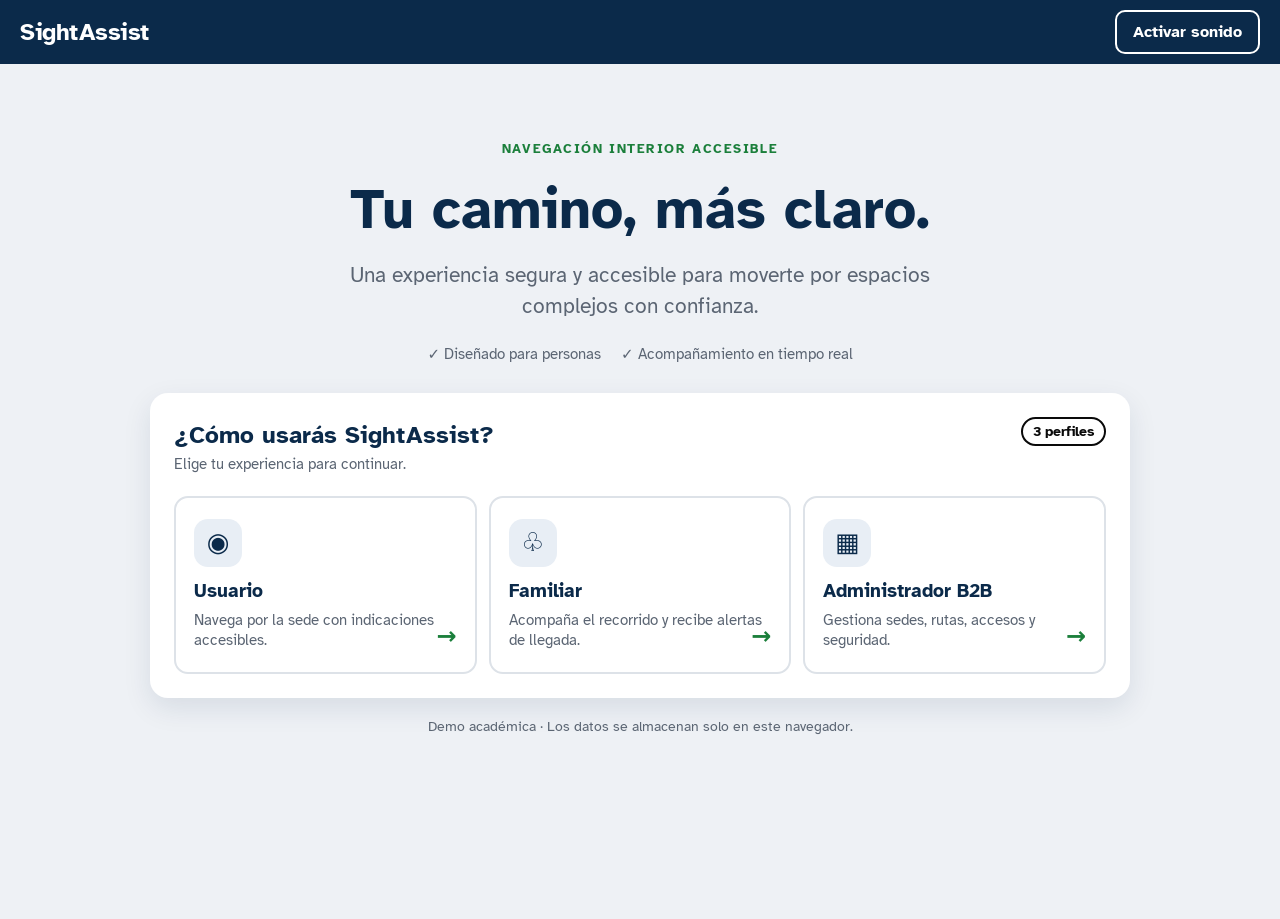
<file: index.html>
<!doctype html>
<html lang="es">
<head>
  <meta charset="utf-8">
  <meta name="viewport" content="width=device-width, initial-scale=1">
  <title>SightAssist · Demo</title>
  <meta name="description" content="Navegación indoor accesible para personas con discapacidad visual, con panel B2B y app para familiares.">
  <link rel="icon" href="favicon.ico" sizes="any">
  <link rel="preconnect" href="https://fonts.googleapis.com">
  <link rel="preconnect" href="https://fonts.gstatic.com" crossorigin>
  <link rel="stylesheet" href="https://fonts.googleapis.com/css2?family=Atkinson+Hyperlegible:wght@400;700&display=swap">
  <link rel="stylesheet" href="css/styles.css">
</head>
<body data-modulo="login">
  <a class="skip" href="#main">Saltar al contenido</a>
  <header class="top">
    <strong class="brand">SightAssist</strong>
    <button id="snd" type="button" aria-pressed="false">Activar sonido</button>
  </header>
  <div class="shell solo">
    <main id="main" tabindex="-1"></main>
  </div>
  <p id="live" class="sr" aria-live="polite"></p>
  <p id="chip" class="chip" role="status" hidden></p>
  <noscript><p class="card">Esta demostración necesita JavaScript.</p></noscript>
  <script type="module" src="js/main.js"></script>
</body>
</html>
</file>
<file: css/styles.css>
/* Tokens del sistema de diseño SightAssist (WCAG 2.2 AA) */
:root {
  --azul: #0B2A4A; --amarillo: #FFC400; --blanco: #FFFFFF; --niebla: #F2F4F7;
  --negro: #0A0A0A; --pizarra: #5B6573; --verde: #1B7F3B; --rojo: #C62828;
  --fuente: "Atkinson Hyperlegible", system-ui, sans-serif;
}
* { box-sizing: border-box; }
body { margin: 0; font: 18px/1.5 var(--fuente); color: var(--negro); background: #EEF1F5; }
[hidden] { display: none !important; }
:focus-visible { outline: 4px solid var(--amarillo); outline-offset: 2px; }
.sr { position: absolute; width: 1px; height: 1px; overflow: hidden; clip: rect(0 0 0 0); }
.skip { position: absolute; left: -999px; }
.skip:focus { left: 8px; top: 8px; z-index: 9; padding: 8px 16px; background: var(--amarillo); }

/* Cabecera y navegación */
.top { display: flex; flex-wrap: wrap; align-items: center; gap: 12px; min-height: 64px; padding: 8px 20px; background: var(--azul); color: var(--blanco); }
.brand { margin-right: auto; font-size: 24px; letter-spacing: -.02em; }
.top button { min-height: 44px; border-radius: 10px; font-size: 16px; }
.shell { display: grid; grid-template-columns: 248px 1fr; min-height: calc(100vh - 64px); }
#menu { display: flex; flex-direction: column; gap: 6px; padding: 20px 16px; background: var(--azul); border-right: 1px solid rgba(255,255,255,.12); }
.menu-brand { margin: 0 4px 8px; padding-bottom: 16px; border-bottom: 2px solid var(--amarillo); color: var(--blanco); font-size: 20px; font-weight: 700; }
.menu-brand span { color: var(--amarillo); }
#menu a { display: flex; align-items: center; min-height: 48px; padding: 10px 12px; border-radius: 10px; color: var(--blanco); text-decoration: none; }
#menu a[aria-current="page"] { background: var(--amarillo); color: var(--azul); font-weight: 700; }
.menu-icon { display: inline-grid; place-items: center; width: 24px; margin-right: 8px; font-size: 19px; line-height: 1; }
.mobile-more { display: none; }
main { padding: 32px; outline: 0; }
.panel { max-width: 1120px; margin: 0 auto; }
body[data-modulo="login"] main { max-width: 1080px; margin: 0 auto; padding-top: 48px; }
body[data-modulo="login"] .panel { max-width: 1000px; }

/* Componentes */
button, .btn, input, select { min-height: 48px; border-radius: 10px; font: inherit; }
button, .btn { display: inline-flex; align-items: center; justify-content: center; padding: 0 16px; border: 2px solid var(--azul); background: var(--blanco); color: var(--azul); font-weight: 700; text-decoration: none; cursor: pointer; }
.p { background: var(--azul); color: var(--blanco); }
.y, [aria-pressed="true"], [aria-checked="true"], .top [aria-current="true"] { background: var(--amarillo); border-color: var(--amarillo); color: var(--azul); }
.r { background: var(--rojo); border-color: var(--rojo); color: var(--blanco); }
.top button { border-color: var(--blanco); background: transparent; color: var(--blanco); }
[aria-disabled="true"] { opacity: .55; cursor: not-allowed; }
input, select { width: 100%; padding: 0 12px; border: 2px solid var(--pizarra); background: var(--blanco); }
input.good { border-color: var(--verde); } input.bad { border-color: var(--rojo); }
fieldset { margin: 12px 0; border: 1px solid #D5DAE2; border-radius: 10px; }
fieldset label { display: flex; align-items: center; gap: 8px; min-height: 48px; margin: 0; }
input[type="radio"] { width: 24px; min-height: 24px; }
label { display: block; margin: 12px 0 4px; font-weight: 700; }
h1 { margin: 0 0 16px; font-size: 32px; color: var(--azul); }
h2 { font-size: 24px; color: var(--azul); }
.card { margin-bottom: 16px; padding: 20px; border: 1px solid #DDE2E8; border-radius: 14px; background: var(--blanco); box-shadow: 0 2px 8px rgba(11,42,74,.06); }
.card h2 { margin-top: 0; }
.cols4 .card h2 { font-size: 18px; }
.cols { display: grid; gap: 16px; }
.ok { color: var(--verde); } .err { color: var(--rojo); font-weight: 700; } .warn { color: #7A5D00; font-weight: 700; }
.hint { margin: 8px 0; color: var(--pizarra); font-size: 15px; }
.auth-code { display: flex; gap: 8px; margin: 8px 0 12px; }
.auth-digit { width: 48px; padding: 0; border-color: var(--azul); font-size: 26px; font-weight: 700; text-align: center; }
.btn-secondary { width: 100%; margin-top: 8px; }
.badge { display: inline-block; padding: 2px 10px; border: 2px solid currentColor; border-radius: 99px; font-size: 14px; font-weight: 700; }
.stat { margin: 0; font-size: 32px; font-weight: 700; color: var(--azul); }
.metric-heading, .section-heading { display: flex; align-items: flex-start; justify-content: space-between; gap: 12px; }
.metric-heading > span { display: grid; place-items: center; width: 32px; height: 32px; border-radius: 10px; background: #E8EEF5; color: var(--azul); font-size: 20px; }
.metric-heading h2 { flex: 1; margin: 2px 0 0; }
.section-heading h2 { margin-bottom: 4px; }
.section-subtitle { margin: 0; color: var(--pizarra); font-size: 15px; }
.map-legend { display: flex; flex-wrap: wrap; gap: 12px; margin-top: 12px; color: var(--pizarra); font-size: 14px; }
.map-legend span { display: inline-flex; align-items: center; gap: 5px; }
.legend-dot { display: inline-block; width: 10px; height: 10px; border-radius: 50%; background: currentColor; }
.legend-dot.ok { color: var(--verde); } .legend-dot.warn { color: #B08400; } .legend-dot.err { color: var(--rojo); }
.bar { height: 12px; overflow: hidden; border-radius: 6px; background: #D5DAE2; }
.bar i { display: block; width: 0; height: 100%; background: var(--azul); transition: width 1.5s linear; }
.chip { position: fixed; right: 16px; bottom: 16px; z-index: 5; padding: 8px 16px; border: 2px solid var(--amarillo); border-radius: 99px; background: var(--azul); color: var(--blanco); }

/* Pantallas a color completo (módulos B y C) */
.full { display: grid; gap: 16px; place-content: center; min-height: 60vh; margin-bottom: 16px; padding: 32px; border: 1px solid rgba(255,255,255,.08); border-radius: 16px; background: var(--azul); color: var(--blanco); box-shadow: 0 8px 20px rgba(11,42,74,.12); text-align: center; }
.full h1 { color: var(--blanco); }
.verde { background: var(--verde); } .rojo { background: var(--rojo); }
.big { margin: 0; font-size: 64px; font-weight: 700; }
.dir { display: grid; place-content: center; width: 160px; height: 160px; margin: 0 auto; border-radius: 50%; background: var(--amarillo); color: var(--azul); font-size: 80px; }
.mic { min-height: 96px; font-size: 24px; }
body[data-modulo="b"] .full#nv { max-width: 720px; margin-inline: auto; padding: 40px 24px; }
body[data-modulo="b"] #nv > p:first-child { margin: 0; color: #DCE8F5; font-size: 20px; font-weight: 700; }
body[data-modulo="b"] #nv #dist { color: var(--amarillo); font-size: 64px; line-height: 1; }
body[data-modulo="b"] #nv #ins { max-width: 560px; margin: 0 auto; font-size: 24px; font-weight: 700; }
body[data-modulo="b"] #nv .badge { background: rgba(255,255,255,.08); }
body[data-modulo="b"] #nv #sos { width: min(100%, 420px); margin: 8px auto 0; }
body[data-modulo="b"] #nv + details { max-width: 720px; margin-inline: auto; }
body[data-modulo="b"] .mic { box-shadow: 0 8px 0 rgba(0,0,0,.12); }

/* Responsive: tablet y escritorio */
@media (min-width: 1024px) { .cols { grid-template-columns: 1fr 1fr; } }
@media (max-width: 767px) {
  .shell { grid-template-columns: 1fr; padding-bottom: 72px; }
  #menu { position: fixed; inset: auto 0 0; z-index: 4; flex-direction: row; justify-content: space-around; align-items: stretch; padding: 8px; box-shadow: 0 -4px 16px rgba(11,42,74,.14); }
  .menu-brand { display: none; }
  #menu a { flex: 1 1 0; flex-direction: column; justify-content: center; gap: 2px; min-width: 64px; padding: 4px 6px; font-size: 12px; text-align: center; }
  #menu a:not(.mobile-primary):not([aria-current="page"]) { display: none; }
  #menu a[aria-current="page"]:not(.mobile-primary) { display: flex; }
  #menu .menu-icon { width: auto; margin: 0; font-size: 18px; }
  .mobile-more { display: inline-flex; flex: 0 0 64px; flex-direction: column; align-items: center; justify-content: center; gap: 2px; min-height: 48px; padding: 4px; border: 0; border-radius: 10px; background: transparent; color: var(--blanco); font-size: 12px; }
  .mobile-more span:first-child { font-size: 18px; line-height: 1; }
  #menu.menu-open { display: grid; grid-template-columns: repeat(2, minmax(0, 1fr)); max-height: min(72vh, 560px); overflow-y: auto; justify-content: initial; padding: 12px; }
  #menu.menu-open a, #menu.menu-open a:not(.mobile-primary):not([aria-current="page"]) { display: flex; flex-direction: row; justify-content: flex-start; min-height: 48px; padding: 10px 12px; text-align: left; }
  #menu.menu-open .mobile-more { position: sticky; right: 0; bottom: 0; grid-column: 1 / -1; order: 99; flex-direction: row; justify-content: center; background: var(--azul); }
  main, body[data-modulo="login"] main { padding: 20px 16px 32px; }
}
@media (prefers-reduced-motion: reduce) { * { transition: none !important; } }

/* Acceso por segmento y menú por rol */
#menu[hidden] { display: none; }
.shell.solo { grid-template-columns: 1fr; padding-bottom: 0; }
.role { margin: 0 0 8px; padding-bottom: 8px; border-bottom: 2px solid var(--amarillo); color: var(--blanco); font-weight: 700; }

/* Panel B2B (módulo A) */
.bar-top { display: flex; flex-wrap: wrap; justify-content: space-between; align-items: baseline; gap: 8px 16px; margin-bottom: 8px; }
.bar-top p { margin: 0; color: var(--pizarra); }
.cols4 { display: grid; gap: 16px; margin-bottom: 16px; }
.plano { position: relative; margin: 12px 0 0; padding: 12px; border-radius: 12px; background: var(--niebla); }
.plano figcaption { margin-bottom: 8px; font-weight: 700; color: var(--azul); }
.salas { display: grid; grid-template-columns: repeat(3, 1fr); gap: 8px; }
.salas span { min-height: 72px; padding: 4px 8px; border: 2px solid var(--pizarra); border-radius: 8px; background: var(--blanco); font-size: 14px; }
.nodos { display: flex; flex-wrap: wrap; justify-content: space-around; gap: 8px; margin: 16px 0 0; padding: 0; list-style: none; }
.nodos li { padding: 4px 10px; border: 2px solid currentColor; border-radius: 99px; background: var(--blanco); font-weight: 700; }
.nodos .ok { color: var(--verde); } .nodos .warn { color: #7A5D00; } .nodos .err { color: var(--rojo); }
.nodos .blq { background: repeating-linear-gradient(45deg, #fff, #fff 6px, #F5C2C2 6px, #F5C2C2 12px); }
.calor { position: absolute; inset: 40px 12px 52px; pointer-events: none; background: radial-gradient(circle at 25% 45%, rgba(198,40,40,.6), transparent 45%), radial-gradient(circle at 60% 55%, rgba(255,140,0,.55), transparent 40%), radial-gradient(circle at 88% 35%, rgba(30,100,200,.45), transparent 35%); }
.sosbar { margin: 0 0 16px; padding: 12px 16px; border-radius: 12px; background: var(--rojo); color: var(--blanco); font-weight: 700; animation: blink 1s steps(2, start) infinite; }
@keyframes blink { 50% { opacity: .65; } }
.est, .salud { padding: 0; list-style: none; }
.est li { padding: 8px 0; border-bottom: 1px solid var(--niebla); }
.salud li { display: grid; grid-template-columns: 56px 1fr auto; align-items: center; gap: 12px; padding: 6px 0; }
.kv { display: grid; grid-template-columns: 1fr auto; gap: 4px 16px; } .kv dd { margin: 0; font-weight: 700; }
.scroll { overflow-x: auto; } table { width: 100%; border-collapse: collapse; }
th, td { padding: 8px; border-bottom: 1px solid var(--niebla); text-align: left; }
.chk { display: flex; align-items: center; gap: 8px; min-height: 48px; font-weight: 400; }
input[type="checkbox"] { width: 24px; min-height: 24px; }
@media (min-width: 768px) { .cols4 { grid-template-columns: 1fr 1fr; } }
@media (min-width: 1024px) { .cols4 { grid-template-columns: repeat(4, 1fr); } }
@media (min-width: 768px) {
  body:not([data-modulo="login"]) .top .brand { display: none; }
  body:not([data-modulo="login"]) .top { justify-content: flex-end; }
}
@media (max-width: 767px) {
  #menu { justify-content: center; gap: 4px; overflow-x: visible; }
  #menu a { flex: 0 1 88px; max-width: 110px; padding: 4px 6px; }
  .role { display: none; }
}
@media (max-width: 390px) {
  #menu { justify-content: flex-start; gap: 0; overflow-x: auto; }
  #menu a { flex: 0 0 64px; max-width: none; }
}
@media (prefers-reduced-motion: reduce) { .sosbar { animation: none; } }

/* Módulos B y C (app móvil adaptada a desktop) */
.cols3 { display: grid; gap: 12px; margin-bottom: 16px; }
.dest, .msg { flex-direction: column; align-items: flex-start; gap: 2px; min-height: 72px; text-align: left; }
.dest small, .msg small { font-weight: 400; color: var(--pizarra); }
.mic { width: 200px; height: 200px; margin: 0 auto; border-radius: 50%; font-size: 72px; }
.mic2 { flex-direction: column; width: 100%; min-height: 96px; margin-bottom: 16px; font-size: 24px; }
.mic2 small { font-weight: 400; }
.voz { margin: 8px 0; padding: 8px 12px; border-radius: 12px; background: #E3EAF3; font-size: 16px; }
.aviso { margin-bottom: 12px; padding: 16px; border: 4px solid var(--azul); border-radius: 16px; background: var(--amarillo); color: var(--azul); }
.aviso h1 { margin: 0 0 4px; font-size: 28px; }
body[data-modulo="b"] .aviso { max-width: 720px; margin-inline: auto; box-shadow: 0 8px 18px rgba(11,42,74,.12); }
body[data-modulo="b"] .aviso::before { content: "⚠"; display: block; margin-bottom: 4px; font-size: 40px; line-height: 1; }
body[data-modulo="b"] .aviso + p { max-width: 720px; margin-inline: auto; }
body[data-modulo="b"] .aviso ~ .card { max-width: 720px; margin-inline: auto; }
body[data-modulo="b"] .aviso ~ .card .bar { height: 16px; border: 2px solid #D5DAE2; }
body[data-modulo="b"] .aviso ~ .card .bar i { background: var(--amarillo); }
body[data-modulo="b"] #ct, body[data-modulo="b"] #so { min-width: 180px; }
body[data-modulo="b"] .full.verde { max-width: 720px; margin-inline: auto; box-shadow: 0 8px 20px rgba(27,127,59,.2); }
body[data-modulo="b"] .full.verde .badge { background: rgba(255,255,255,.12); }
body[data-modulo="b"] .full.verde + form { max-width: 720px; margin-inline: auto; }
.est5 { border: 0; }
.est5 label { display: inline-flex; align-items: center; min-height: 48px; margin: 0; color: #8A94A3; font-size: 40px; cursor: pointer; }
.est5 label.on { color: var(--amarillo); text-shadow: 0 0 1px var(--azul); }
.est5 input { position: absolute; opacity: 0; }
.est5 label:has(input:focus-visible) { outline: 4px solid var(--amarillo); }
.code { display: flex; gap: 8px; }
.dg { width: 48px; padding: 0; font-size: 28px; font-weight: 700; text-align: center; }
.esq { display: flex; flex-wrap: wrap; gap: 8px; }
.esq span { flex: 1 1 80px; padding: 12px 8px; border: 2px solid var(--pizarra); border-radius: 8px; background: var(--niebla); text-align: center; }
.esq .ahora { border-color: var(--amarillo); background: var(--amarillo); color: var(--azul); font-weight: 700; }
.notif { padding: 16px; border-radius: 16px; background: var(--blanco); color: var(--negro); text-align: left; cursor: pointer; }
.notif h2 { margin: 4px 0; }
.msgs { display: grid; gap: 12px; margin-bottom: 16px; }
input[type="range"] { padding: 0; accent-color: var(--azul); }
fieldset.card { border: 0; }
details.card summary { min-height: 48px; font-weight: 700; cursor: pointer; }
.alert-setting { border-left: 6px solid var(--amarillo); }
.alert-setting .section-heading { align-items: center; }
.alert-setting h2 { margin: 0; }
.alert-options { display: flex; flex-wrap: wrap; gap: 8px; margin: 16px 0 8px; }
.alert-options button { min-width: 76px; }
.privacy-card { border-left: 6px solid var(--verde); }
.privacy-card h2 { margin: 0; }
.privacy-switch { width: 100%; margin: 16px 0 4px; }
.profile-hero { display: flex; align-items: center; gap: 18px; margin-bottom: 16px; padding: 24px; border-radius: 16px; background: linear-gradient(135deg, var(--azul), #174D7A); color: var(--blanco); box-shadow: 0 8px 20px rgba(11,42,74,.14); }
.profile-hero h2 { margin: 0 0 4px; color: var(--blanco); }
.profile-hero p:not(.eyebrow) { margin: 0 0 10px; color: #DCE8F5; }
.profile-hero .eyebrow { color: var(--amarillo); }
.avatar { display: grid; flex: 0 0 72px; place-items: center; width: 72px; height: 72px; border: 3px solid var(--amarillo); border-radius: 50%; background: rgba(255,255,255,.12); color: var(--amarillo); font-size: 34px; font-weight: 700; }
.profile-grid { display: grid; grid-template-columns: repeat(2, minmax(0, 1fr)); gap: 16px; }
.profile-grid .card { margin-bottom: 0; }
.profile-form { max-width: 720px; margin-top: 16px; }
.dashboard-welcome { margin-bottom: 20px; padding: 24px; border: 1px solid #DDE2E8; border-radius: 16px; background: var(--blanco); box-shadow: 0 4px 14px rgba(11,42,74,.06); }
.dashboard-welcome h1 { margin-bottom: 4px; }
.dashboard-welcome > p:not(.eyebrow) { margin: 0; color: var(--pizarra); }
.quick-stats { display: grid; grid-template-columns: repeat(3, minmax(0, 1fr)); gap: 12px; margin-top: 20px; }
.quick-stats span { display: grid; gap: 2px; min-width: 0; padding: 12px; border-radius: 10px; background: var(--niebla); }
.quick-stats strong { overflow: hidden; color: var(--azul); font-size: 20px; text-overflow: ellipsis; white-space: nowrap; }
.quick-stats small { color: var(--pizarra); }
@media (max-width: 480px) {
  .alert-setting .section-heading { align-items: flex-start; flex-direction: column; }
  .alert-options button { flex: 1 1 calc(50% - 8px); }
  .profile-hero { align-items: flex-start; flex-direction: column; }
  .profile-grid { grid-template-columns: 1fr; }
  .dashboard-welcome { padding: 18px; }
  .quick-stats { gap: 8px; }
  .quick-stats span { padding: 10px 8px; }
  .quick-stats strong { font-size: 16px; }
}
.auth-welcome { max-width: 760px; margin: 0 auto 28px; padding: 28px 8px 0; text-align: center; }
.eyebrow { margin: 0 0 8px; color: var(--verde); font-size: 13px; font-weight: 700; letter-spacing: .12em; }
.auth-welcome h1 { margin-bottom: 8px; font-size: clamp(36px, 6vw, 56px); }
.auth-lead { max-width: 600px; margin: 0 auto; color: var(--pizarra); font-size: 21px; }
.auth-trust { display: flex; flex-wrap: wrap; justify-content: center; gap: 8px 20px; margin-top: 20px; color: var(--pizarra); font-size: 15px; }
.role-picker { max-width: 980px; margin: 0 auto; padding: 24px; border-radius: 18px; background: var(--blanco); box-shadow: 0 10px 28px rgba(11,42,74,.1); }
.role-picker h2 { margin: 0; }
.role-grid { display: grid; grid-template-columns: repeat(3, minmax(0, 1fr)); gap: 12px; margin-top: 20px; }
.role-card { position: relative; display: flex; flex-direction: column; align-items: flex-start; gap: 10px; min-height: 178px; padding: 18px; border: 2px solid #DDE2E8; border-radius: 14px; background: var(--blanco); text-align: left; transition: border-color .2s, transform .2s, box-shadow .2s; }
.role-card > span { min-width: 0; }
.role-card:hover, .role-card.selected { border-color: var(--verde); box-shadow: 0 6px 16px rgba(27,127,59,.14); transform: translateY(-2px); }
.role-card.selected { background: #F3FAF5; }
.role-card > span:nth-child(2) { display: grid; gap: 5px; width: 100%; }
.role-card strong { color: var(--azul); font-size: 19px; }
.role-card small { color: var(--pizarra); font-weight: 400; line-height: 1.35; }
.role-icon { display: grid; place-items: center; width: 48px; height: 48px; border-radius: 14px; background: #E8EEF5; color: var(--azul); font-size: 26px; }
.role-arrow { position: absolute; right: 18px; bottom: 18px; color: var(--verde); font-size: 24px; }
.auth-demo-note { margin: 18px auto; color: var(--pizarra); font-size: 14px; text-align: center; }
#auth-panel { max-width: 620px; margin: 24px auto 0; scroll-margin-top: 20px; }
body.auth-selected #main { display: grid; align-content: center; min-height: calc(100vh - 64px); }
body.auth-selected #auth-panel { width: 100%; margin: 0 auto; }
.auth-panel { border-top: 5px solid var(--verde); }
.auth-panel-head { display: flex; align-items: flex-start; justify-content: space-between; gap: 16px; }
.auth-panel h2 { margin: 0 0 4px; }
.auth-side { padding: 24px; border-radius: 14px; background: var(--niebla); }
.auth-side h3 { margin: 12px 0 6px; color: var(--azul); font-size: 24px; }
.auth-side p { margin: 0 0 18px; color: var(--pizarra); }
.auth-side-icon { display: grid; place-items: center; width: 56px; height: 56px; border-radius: 16px; background: var(--azul); color: var(--amarillo); font-size: 30px; }
.auth-back { min-height: 40px; padding: 0 12px; border-width: 1px; font-size: 15px; }
.auth-tabs { display: flex; gap: 8px; margin: 20px 0; padding-bottom: 8px; border-bottom: 1px solid #DDE2E8; }
.auth-tabs button { min-height: 42px; border-width: 1px; font-size: 16px; }
.auth-tabs button[aria-selected="true"] { background: var(--azul); border-color: var(--azul); color: var(--blanco); }
.auth-submit { width: 100%; margin-top: 8px; }
.demo-access { margin: 16px 0; padding: 10px 12px; border-radius: 8px; background: var(--niebla); color: var(--pizarra); font-size: 14px; }
.demo-access summary { color: var(--azul); cursor: pointer; font-weight: 700; }
.demo-access p { margin-bottom: 0; }
@media (max-width: 767px) {
  .auth-welcome { padding-top: 12px; }
  .role-picker { padding: 18px; }
  .role-grid { grid-template-columns: 1fr; }
  .role-card { min-height: 92px; }
  .auth-panel-head { flex-direction: column; }
  .auth-back { align-self: flex-start; }
}
@media (min-width: 768px) {
  body.auth-selected #auth-panel { max-width: 900px; }
  .auth-panel { display: grid; grid-template-columns: minmax(220px, .75fr) minmax(360px, 1.25fr); gap: 0 32px; padding: 32px 40px; }
  .auth-panel-head, .auth-panel > .section-subtitle { grid-column: 1 / -1; }
  .auth-side { grid-column: 1; grid-row: 3 / span 2; align-self: start; }
  .auth-tabs, .auth-panel form { grid-column: 2; }
  .auth-tabs { grid-row: 3; }
  .auth-panel form { grid-row: 4; }
}
@media (min-width: 768px) { .cols3 { grid-template-columns: repeat(3, 1fr); } .msgs { grid-template-columns: 1fr 1fr; } }
</file>
